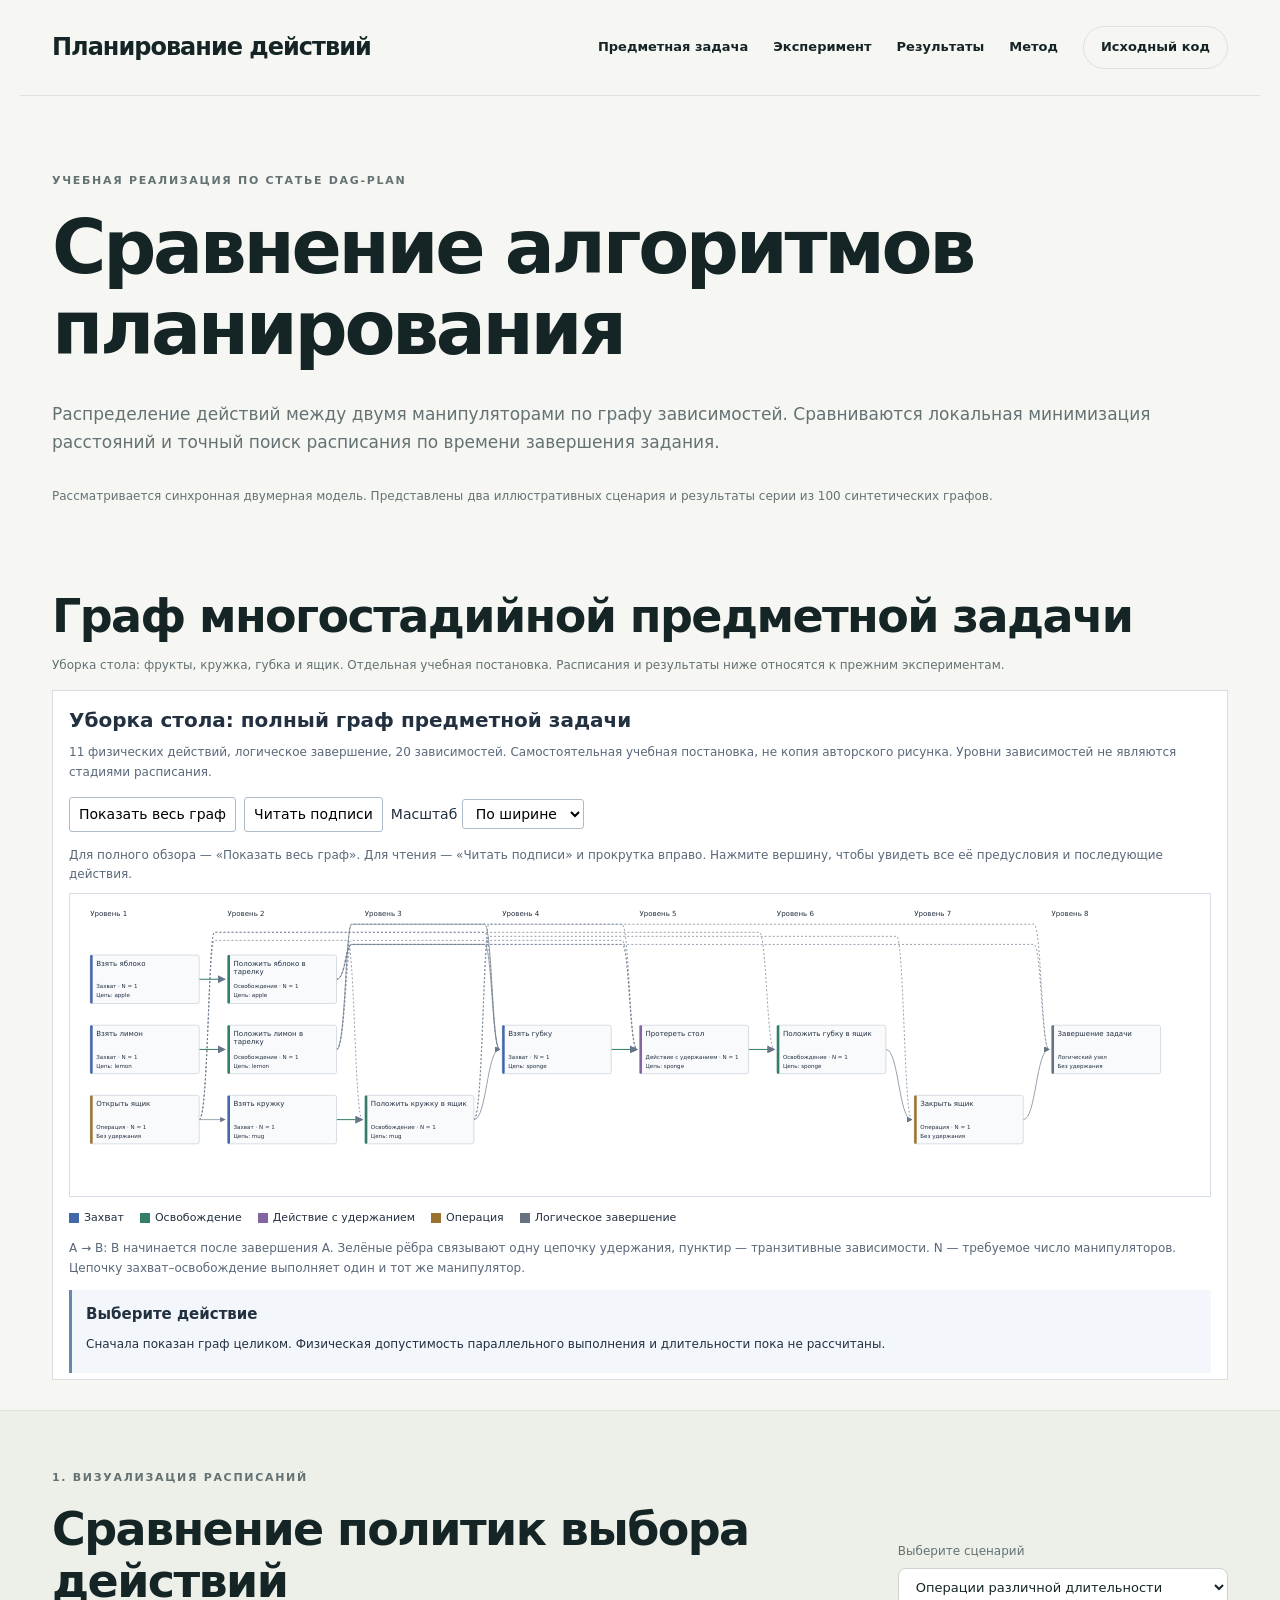
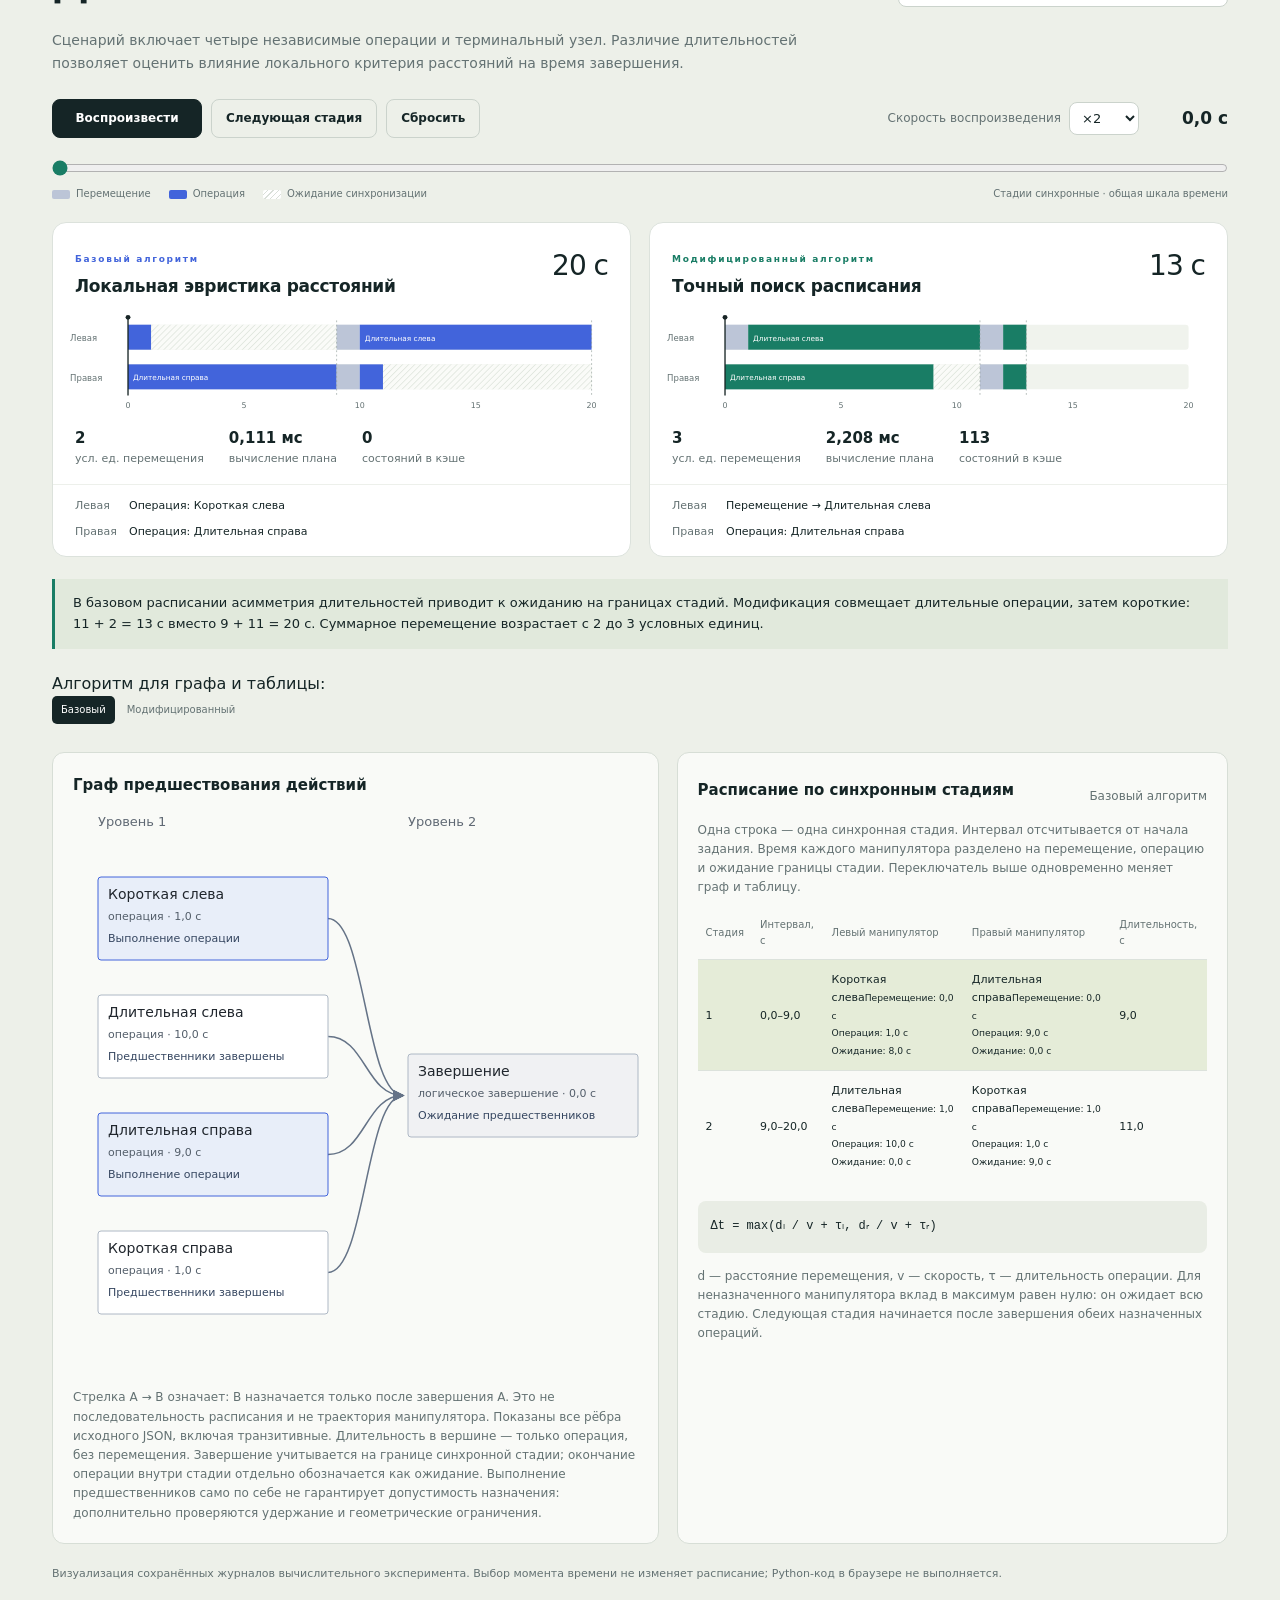
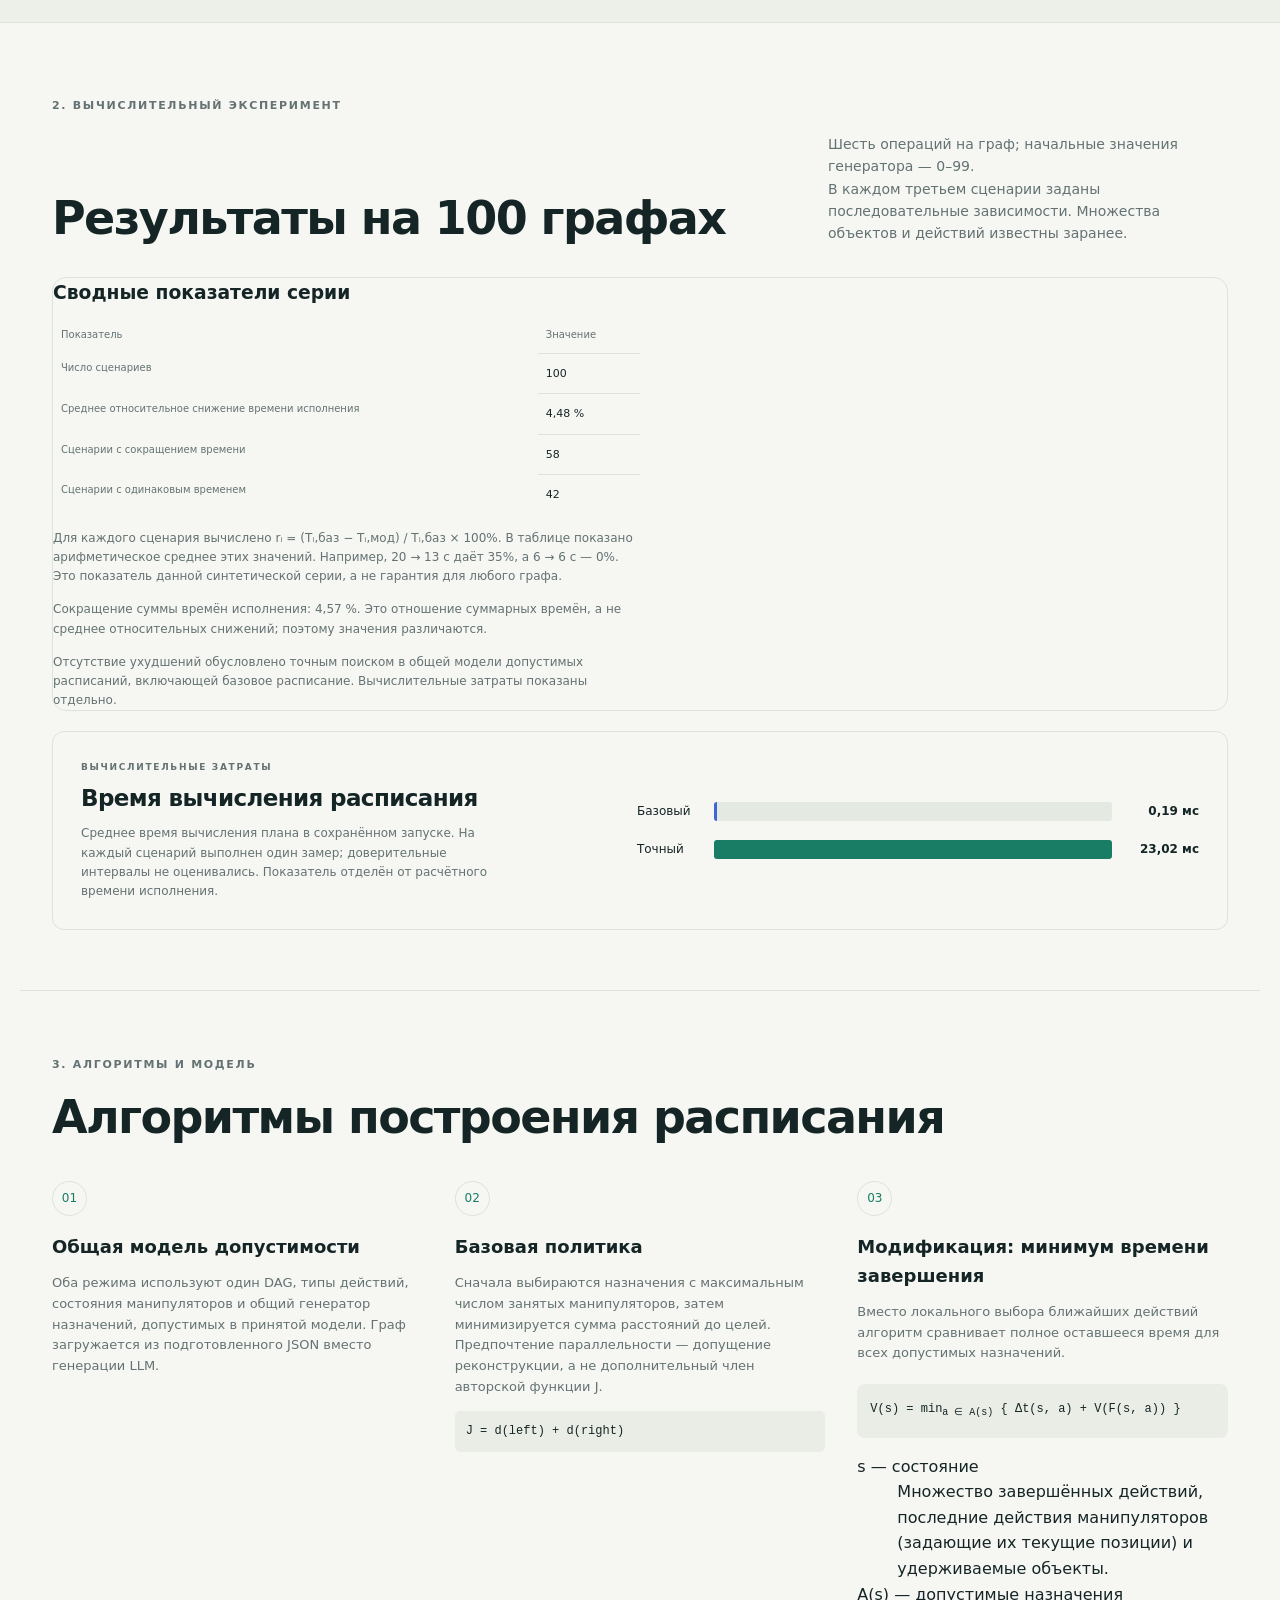
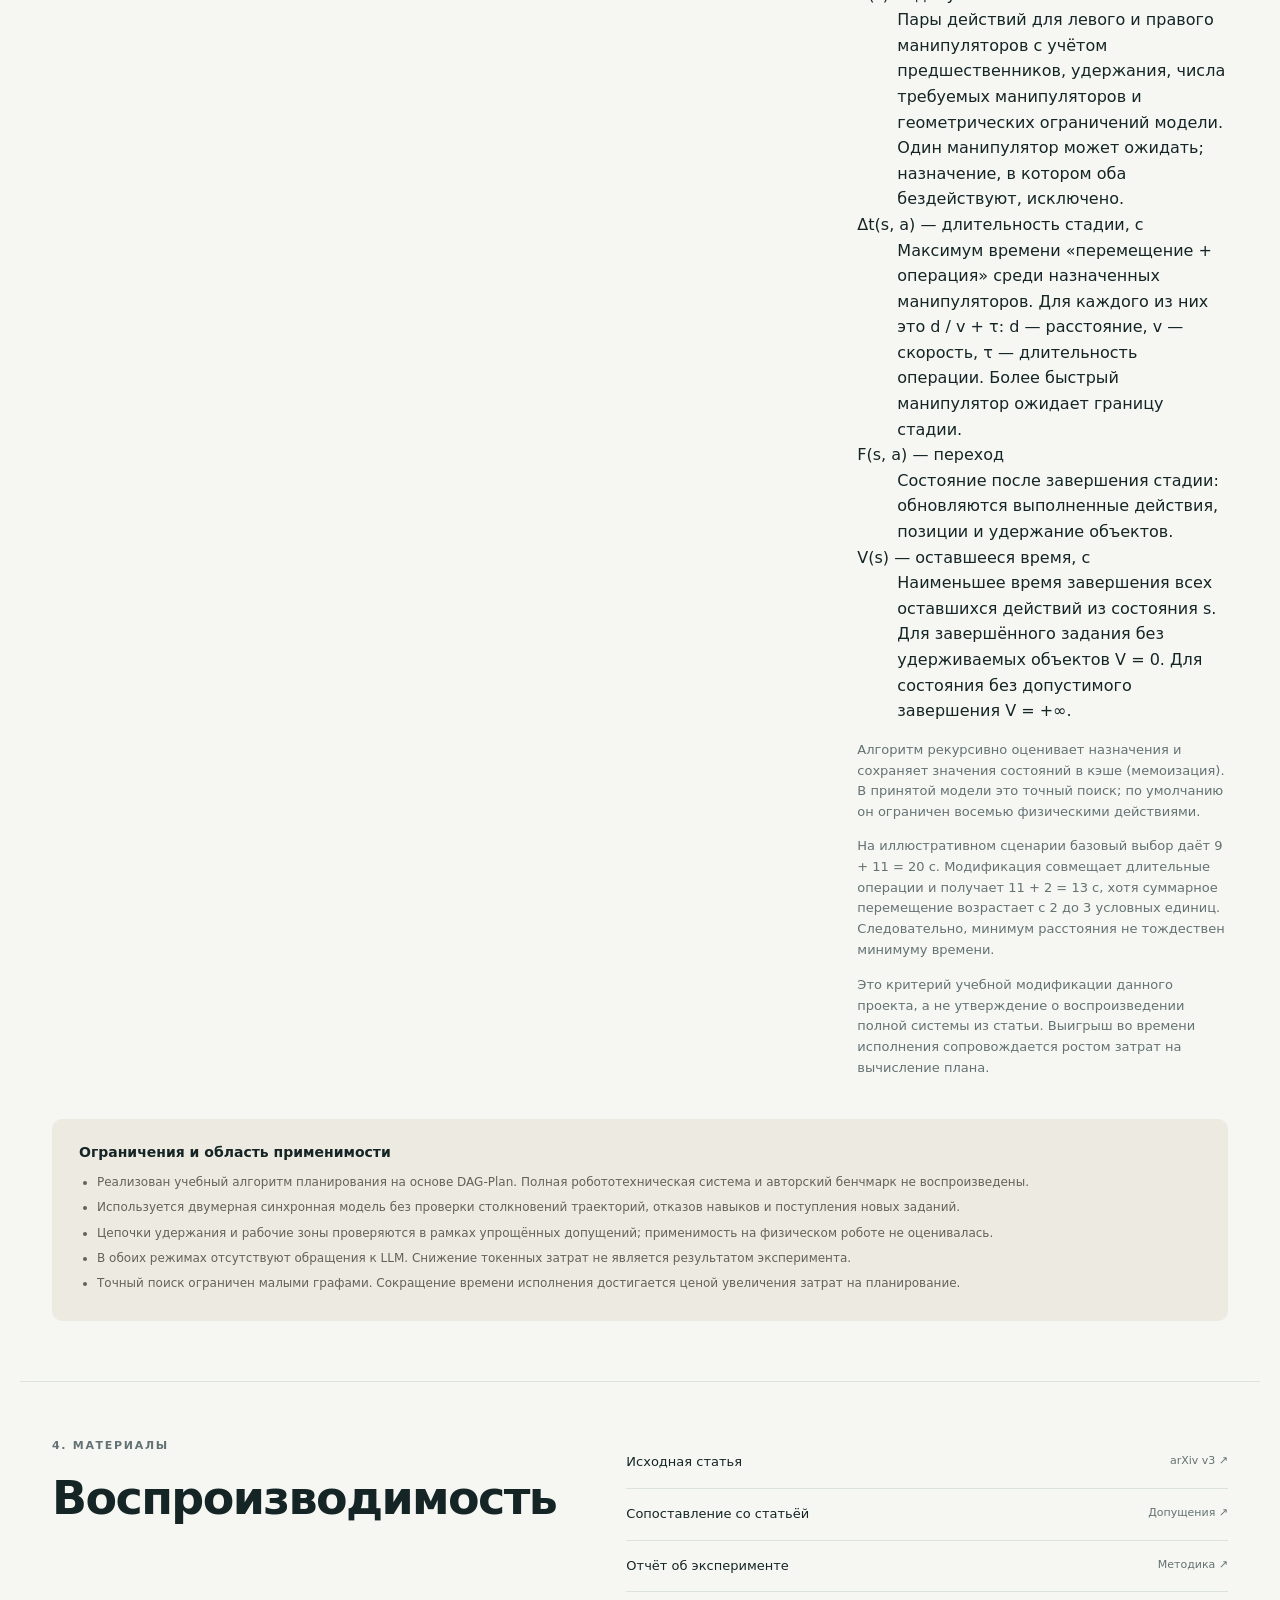
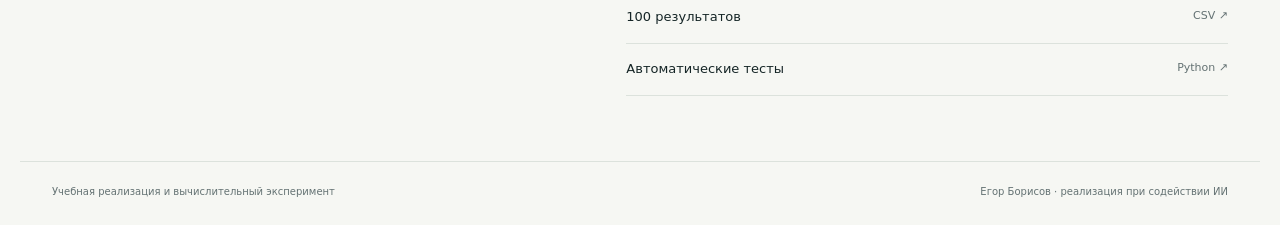
<file: docs/index.html>
<!doctype html>
<html lang="ru"><head><meta charset="utf-8"><meta name="viewport" content="width=device-width,initial-scale=1"><meta name="description" content="Учебная реконструкция DAG-Plan: сравнение жадного выбора и точного поиска расписания двух манипуляторов."><title>Планирование действий двух манипуляторов</title><link rel="stylesheet" href="styles.css?v=typed-dag-1"><script defer src="data.js"></script><script defer src="app.js?v=typed-dag-1"></script></head>
<body><header class="nav wrap"><a class="brand" href="#">Планирование действий</a><nav aria-label="Разделы"><a href="#subject-task">Предметная задача</a><a href="#experiment">Эксперимент</a><a href="#results">Результаты</a><a href="#method">Метод</a><a id="github" class="nav-code" href="https://github.com/EgoricB/dag-plan-scheduling">Исходный код</a></nav></header>
<main><section class="hero wrap"><div class="eyebrow">Учебная реализация по статье DAG-Plan</div><h1>Сравнение алгоритмов планирования</h1><div class="hero-bottom"><p>Распределение действий между двумя манипуляторами по графу зависимостей. Сравниваются локальная минимизация расстояний и точный поиск расписания по времени завершения задания.</p></div><div hidden aria-hidden="true"><b id="hero-before">—</b><b id="hero-after">—</b><b id="hero-gain">—</b></div><p class="small">Рассматривается синхронная двумерная модель. Представлены два иллюстративных сценария и результаты серии из 100 синтетических графов.</p></section>
<!-- BEGIN SUBJECT_TASK_SECTION --><section id="subject-task" class="wrap" style="padding-top:30px;padding-bottom:30px"><h2>Граф многостадийной предметной задачи</h2><p class="small" style="margin-bottom:14px">Уборка стола: фрукты, кружка, губка и ящик. Отдельная учебная постановка. Расписания и результаты ниже относятся к прежним экспериментам.</p><iframe src="subject_task.html?v=site-subject-task-2" title="Полный граф предметной задачи уборки стола" style="display:block;width:100%;height:690px;border:1px solid #d8dde3;background:#fff" loading="lazy"></iframe></section><!-- END SUBJECT_TASK_SECTION --><section class="lab-section" id="experiment"><div class="wrap"><div class="section-head"><div><div class="eyebrow">1. Визуализация расписаний</div><h2>Сравнение политик выбора действий</h2></div><div class="scene-control"><label for="scene">Выберите сценарий</label><select id="scene"><option value="parallel">Операции различной длительности</option><option value="holding">Цепочки удержания · равное время завершения</option></select></div></div>
<p id="scenario-description" class="section-intro"></p><div class="controls"><button id="play" class="play">Воспроизвести</button><button id="step">Следующая стадия</button><button id="reset" aria-label="Сбросить воспроизведение">Сбросить</button><label class="speed">Скорость воспроизведения <select id="speed"><option value=".5">×0,5</option><option value="1">×1</option><option value="2" selected>×2</option><option value="4">×4</option></select></label><output id="clock" aria-live="off">0,0 с</output></div><label class="sr" for="scrub">Момент времени в симуляции</label><input id="scrub" type="range" min="0" value="0" step=".05"><div class="legend"><span><i class="move"></i>Перемещение</span><span><i class="operation"></i>Операция</span><span><i class="idle"></i>Ожидание синхронизации</span><span class="legend-note">Стадии синхронные · общая шкала времени</span></div>
<div class="plans"><article class="plan baseline"><header><div><span class="tag">Базовый алгоритм</span><h3>Локальная эвристика расстояний</h3></div><span id="base-total" class="plan-total"></span></header><div id="baseline-timeline" class="timeline"></div><div class="plan-metrics" id="baseline-metrics"></div><div class="hand-status" id="baseline-status"></div></article><article class="plan optimized"><header><div><span class="tag">Модифицированный алгоритм</span><h3>Точный поиск расписания</h3></div><span id="opt-total" class="plan-total"></span></header><div id="optimized-timeline" class="timeline"></div><div class="plan-metrics" id="optimized-metrics"></div><div class="hand-status" id="optimized-status"></div></article></div>
<div class="insight" id="insight"></div><div class="detail-mode"><span>Алгоритм для графа и таблицы:</span><div class="tabs" role="group" aria-label="Алгоритм для графа и таблицы"><button data-mode="baseline" class="selected">Базовый</button><button data-mode="optimized">Модифицированный</button></div></div><div class="detail-grid"><article class="card graph-card"><div class="card-heading"><h3>Граф предшествования действий</h3></div><div id="graph" class="graph"></div><p class="small">Стрелка A → B означает: B назначается только после завершения A. Это не последовательность расписания и не траектория манипулятора. Показаны все рёбра исходного JSON, включая транзитивные. Длительность в вершине — только операция, без перемещения. Завершение учитывается на границе синхронной стадии; окончание операции внутри стадии отдельно обозначается как ожидание. Выполнение предшественников само по себе не гарантирует допустимость назначения: дополнительно проверяются удержание и геометрические ограничения.</p></article><article class="card"><div class="card-heading"><h3>Расписание по синхронным стадиям</h3><span id="log-mode" class="small"></span></div><p class="small">Одна строка — одна синхронная стадия. Интервал отсчитывается от начала задания. Время каждого манипулятора разделено на перемещение, операцию и ожидание границы стадии. Переключатель выше одновременно меняет граф и таблицу.</p><div class="table-scroll stage-table"><table><thead><tr><th scope="col">Стадия</th><th scope="col">Интервал, с</th><th scope="col">Левый манипулятор</th><th scope="col">Правый манипулятор</th><th scope="col">Длительность, с</th></tr></thead><tbody id="stage-log"></tbody></table></div><div class="formula-mini">Δt = max(dₗ / v + τₗ, dᵣ / v + τᵣ)</div><p class="small">d — расстояние перемещения, v — скорость, τ — длительность операции. Для неназначенного манипулятора вклад в максимум равен нулю: он ожидает всю стадию. Следующая стадия начинается после завершения обеих назначенных операций.</p></article></div><div class="replay-note">Визуализация сохранённых журналов вычислительного эксперимента. Выбор момента времени не изменяет расписание; Python-код в браузере не выполняется.</div></div></section>
<section id="results" class="wrap results-section"><div class="eyebrow">2. Вычислительный эксперимент</div><div class="section-head"><h2>Результаты на 100 графах</h2><p class="section-intro narrow">Шесть операций на граф; начальные значения генератора — 0–99.<br>В каждом третьем сценарии заданы последовательные зависимости. Множества объектов и действий известны заранее.</p></div><div class="result-grid research-results"><article class="result-table"><h3>Сводные показатели серии</h3><table><thead><tr><th scope="col">Показатель</th><th scope="col">Значение</th></tr></thead><tbody><tr><th scope="row">Число сценариев</th><td id="case-count">—</td></tr><tr><th scope="row">Среднее относительное снижение времени исполнения</th><td id="mean-gain">—</td></tr><tr><th scope="row">Сценарии с сокращением времени</th><td id="improved-count">—</td></tr><tr><th scope="row">Сценарии с одинаковым временем</th><td id="equal-count">—</td></tr></tbody></table><p class="small">Для каждого сценария вычислено rᵢ = (Tᵢ,баз − Tᵢ,мод) / Tᵢ,баз × 100%. В таблице показано арифметическое среднее этих значений. Например, 20 → 13 с даёт 35%, а 6 → 6 с — 0%. Это показатель данной синтетической серии, а не гарантия для любого графа.</p><p class="small" id="aggregate"></p><p class="small">Отсутствие ухудшений обусловлено точным поиском в общей модели допустимых расписаний, включающей базовое расписание. Вычислительные затраты показаны отдельно.</p><div hidden aria-hidden="true"><span id="improved-bar"></span><span id="equal-bar"></span></div></article></div><div class="cost-card"><div><div class="eyebrow">Вычислительные затраты</div><h3>Время вычисления расписания</h3><p>Среднее время вычисления плана в сохранённом запуске. На каждый сценарий выполнен один замер; доверительные интервалы не оценивались. Показатель отделён от расчётного времени исполнения.</p></div><div class="cost-bars"><div class="cost-row"><span>Базовый</span><div><i id="base-cost-bar"></i></div><b id="base-cost">—</b></div><div class="cost-row"><span>Точный</span><div><i id="opt-cost-bar"></i></div><b id="opt-cost">—</b></div></div></div></section>
<section id="method" class="wrap method-section"><div class="eyebrow">3. Алгоритмы и модель</div><h2>Алгоритмы построения расписания</h2><div class="method-grid"><article><span class="method-number">01</span><h3>Общая модель допустимости</h3><p>Оба режима используют один DAG, типы действий, состояния манипуляторов и общий генератор назначений, допустимых в принятой модели. Граф загружается из подготовленного JSON вместо генерации LLM.</p></article><article><span class="method-number">02</span><h3>Базовая политика</h3><p>Сначала выбираются назначения с максимальным числом занятых манипуляторов, затем минимизируется сумма расстояний до целей. Предпочтение параллельности — допущение реконструкции, а не дополнительный член авторской функции J.</p><code>J = d(left) + d(right)</code></article><article><span class="method-number">03</span><h3>Модификация: минимум времени завершения</h3><p>Вместо локального выбора ближайших действий алгоритм сравнивает полное оставшееся время для всех допустимых назначений.</p><div class="formula-mini" aria-label="V от s равно минимуму по допустимым назначениям суммы длительности стадии и значения следующего состояния">V(s) = min<sub>a ∈ A(s)</sub> { Δt(s, a) + V(F(s, a)) }</div><dl class="formula-definitions"><dt>s — состояние</dt><dd>Множество завершённых действий, последние действия манипуляторов (задающие их текущие позиции) и удерживаемые объекты.</dd><dt>A(s) — допустимые назначения</dt><dd>Пары действий для левого и правого манипуляторов с учётом предшественников, удержания, числа требуемых манипуляторов и геометрических ограничений модели. Один манипулятор может ожидать; назначение, в котором оба бездействуют, исключено.</dd><dt>Δt(s, a) — длительность стадии, с</dt><dd>Максимум времени «перемещение + операция» среди назначенных манипуляторов. Для каждого из них это d / v + τ: d — расстояние, v — скорость, τ — длительность операции. Более быстрый манипулятор ожидает границу стадии.</dd><dt>F(s, a) — переход</dt><dd>Состояние после завершения стадии: обновляются выполненные действия, позиции и удержание объектов.</dd><dt>V(s) — оставшееся время, с</dt><dd>Наименьшее время завершения всех оставшихся действий из состояния s. Для завершённого задания без удерживаемых объектов V = 0. Для состояния без допустимого завершения V = +∞.</dd></dl><p>Алгоритм рекурсивно оценивает назначения и сохраняет значения состояний в кэше (мемоизация). В принятой модели это точный поиск; по умолчанию он ограничен восемью физическими действиями.</p><p>На иллюстративном сценарии базовый выбор даёт 9 + 11 = 20 с. Модификация совмещает длительные операции и получает 11 + 2 = 13 с, хотя суммарное перемещение возрастает с 2 до 3 условных единиц. Следовательно, минимум расстояния не тождествен минимуму времени.</p><p class="small">Это критерий учебной модификации данного проекта, а не утверждение о воспроизведении полной системы из статьи. Выигрыш во времени исполнения сопровождается ростом затрат на вычисление плана.</p></article></div><div class="limits"><h3>Ограничения и область применимости</h3><ul><li>Реализован учебный алгоритм планирования на основе DAG-Plan. Полная робототехническая система и авторский бенчмарк не воспроизведены.</li><li>Используется двумерная синхронная модель без проверки столкновений траекторий, отказов навыков и поступления новых заданий.</li><li>Цепочки удержания и рабочие зоны проверяются в рамках упрощённых допущений; применимость на физическом роботе не оценивалась.</li><li>В обоих режимах отсутствуют обращения к LLM. Снижение токенных затрат не является результатом эксперимента.</li><li>Точный поиск ограничен малыми графами. Сокращение времени исполнения достигается ценой увеличения затрат на планирование.</li></ul></div></section>
<section class="wrap sources-section"><div><div class="eyebrow">4. Материалы</div><h2>Воспроизводимость</h2></div><div class="source-links"><a href="https://arxiv.org/html/2406.09953v3" target="_blank" rel="noopener">Исходная статья <span>arXiv v3 ↗</span></a><a href="https://github.com/EgoricB/dag-plan-scheduling/blob/main/docs/article_mapping_ru.md" target="_blank" rel="noopener">Сопоставление со статьёй <span>Допущения ↗</span></a><a href="https://github.com/EgoricB/dag-plan-scheduling/blob/main/docs/experiment_ru.md" target="_blank" rel="noopener">Отчёт об эксперименте <span>Методика ↗</span></a><a href="https://github.com/EgoricB/dag-plan-scheduling/blob/main/results/benchmark.csv" target="_blank" rel="noopener">100 результатов <span>CSV ↗</span></a><a href="https://github.com/EgoricB/dag-plan-scheduling/blob/main/test_dag_plan.py" target="_blank" rel="noopener">Автоматические тесты <span>Python ↗</span></a></div></section></main>
<footer class="wrap"><span>Учебная реализация и вычислительный эксперимент</span><span>Егор Борисов · реализация при содействии ИИ</span></footer><noscript><p class="wrap">Для интерактивной визуализации включите JavaScript. Код и результаты доступны в репозитории.</p></noscript></body></html>
</file>
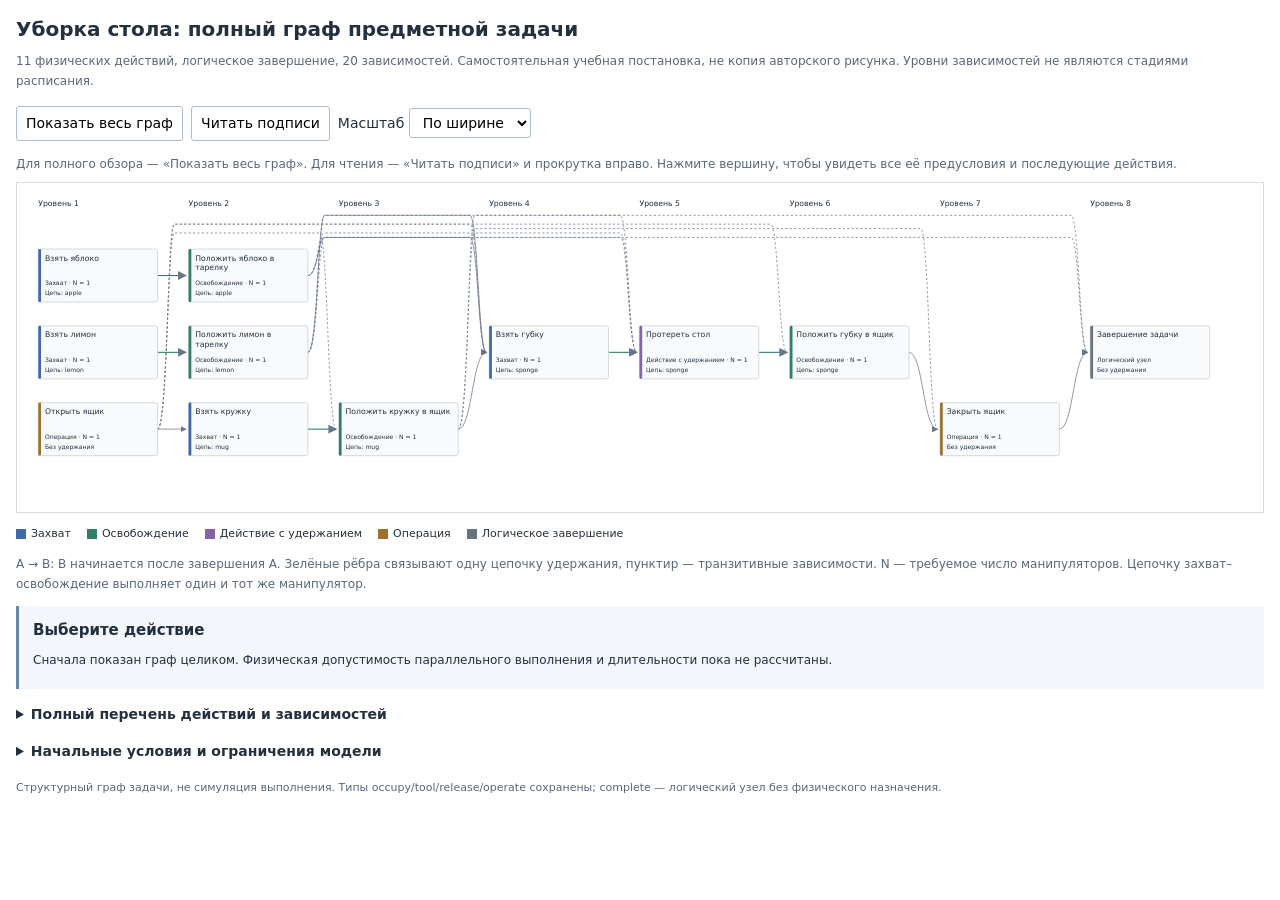
<file: docs/subject_task.html>
<!doctype html><html lang="ru"><head><meta charset="utf-8"><meta name="viewport" content="width=device-width,initial-scale=1"><title>Предметная задача: уборка стола</title><style>
*{box-sizing:border-box}body{margin:0;padding:16px;background:#fff;color:#233040;font:14px/1.65 system-ui,sans-serif}h1{font-size:20px;line-height:1.3;margin:0 0 10px}h2{font-size:15px;margin:0 0 8px}p{margin:8px 0}.muted{font-size:12px;color:#5a6879}.tools{display:flex;flex-wrap:wrap;align-items:center;gap:8px;margin:14px 0}button,select{font:inherit;background:#fff;border:1px solid #aebbc9;border-radius:3px;padding:5px 9px;cursor:pointer}button:focus-visible,select:focus-visible{outline:2px solid #4268aa;outline-offset:3px}.viewport{overflow:auto;border:1px solid #d5dde7;padding:8px;background:#fff}.viewport svg{display:block;height:auto;max-width:none;font-family:system-ui,sans-serif}.viewport text{pointer-events:none;fill:#233040}g[data-task]{cursor:pointer}g[data-task]:focus{outline:none}g[data-task]:hover .bg,g[data-task]:focus .bg,g.selected .bg{fill:#e8f0fc;stroke:#4268aa;stroke-width:2}.legend{display:flex;flex-wrap:wrap;gap:8px 16px;margin:12px 0;font-size:11px}.legend span{display:flex;align-items:center;gap:5px}.legend i{width:10px;height:10px;display:inline-block}.details{background:#f3f6fa;border-left:3px solid #6687ae;padding:12px 14px;margin-top:12px}.details p{font-size:12px;margin:6px 0}.scroll{overflow:auto}table{border-collapse:collapse;width:100%;min-width:800px;font-size:12px}th,td{padding:8px;vertical-align:top;text-align:left;border-bottom:1px solid #dce3eb}summary{cursor:pointer;font-weight:600;margin-top:14px}footer{font-size:11px;color:#5a6879;margin-top:16px}@media print{.tools{display:none}.viewport{overflow:visible}.viewport svg{width:100%!important}.scroll{overflow:visible}}
</style></head><body><h1>Уборка стола: полный граф предметной задачи</h1><p class="muted">11 физических действий, логическое завершение, 20 зависимостей. Самостоятельная учебная постановка, не копия авторского рисунка. Уровни зависимостей не являются стадиями расписания.</p><div class="tools"><button id="fit">Показать весь граф</button><button id="read">Читать подписи</button><label>Масштаб <select id="zoom"><option value="fit">По ширине</option><option value="0.65">65%</option><option value="0.8">80%</option><option value="1">100%</option></select></label></div><p class="muted">Для полного обзора — «Показать весь граф». Для чтения — «Читать подписи» и прокрутка вправо. Нажмите вершину, чтобы увидеть все её предусловия и последующие действия.</p><div class="viewport" id="viewport"></div><div class="legend" id="legend"></div><p class="muted">A → B: B начинается после завершения A. Зелёные рёбра связывают одну цепочку удержания, пунктир — транзитивные зависимости. N — требуемое число манипуляторов. Цепочку захват–освобождение выполняет один и тот же манипулятор.</p><section class="details" id="details" aria-live="polite"><h2>Выберите действие</h2><p>Сначала показан граф целиком. Физическая допустимость параллельного выполнения и длительности пока не рассчитаны.</p></section><details><summary>Полный перечень действий и зависимостей</summary><div class="scroll"><table><thead><tr><th>№</th><th>Действие</th><th>Тип</th><th>Цепочка</th><th>Непосредственные предшественники</th></tr></thead><tbody id="tasks-table"></tbody></table></div></details><details><summary>Начальные условия и ограничения модели</summary><p class="muted">На столе находятся яблоко, лимон и кружка; тарелка и губка доступны; ящик закрыт. Фрукты складываются в тарелку, кружка — в открытый ящик. После освобождения стола берётся губка, стол протирается, губка помещается в ящик, затем ящик закрывается. Открытие ящика до захвата кружки и губки — намеренное условие этой учебной постановки.</p><p class="muted">Геометрия, длительности и расписания не заданы. Прежние времена и проценты эксперимента к новому графу не относятся. Точный поиск проекта по умолчанию ограничен восемью физическими действиями; здесь их одиннадцать. Предел автоматически не изменяется.</p></details><footer>Структурный граф задачи, не симуляция выполнения. Типы occupy/tool/release/operate сохранены; complete — логический узел без физического назначения.</footer><script>
const TASKS=[{"id": "take_apple", "label": "Взять яблоко", "kind": "occupy", "chain": "apple", "deps": [], "lane": 0, "arms": 1}, {"id": "put_apple", "label": "Положить яблоко в тарелку", "kind": "release", "chain": "apple", "deps": ["take_apple"], "lane": 0, "arms": 1}, {"id": "take_lemon", "label": "Взять лимон", "kind": "occupy", "chain": "lemon", "deps": [], "lane": 1, "arms": 1}, {"id": "put_lemon", "label": "Положить лимон в тарелку", "kind": "release", "chain": "lemon", "deps": ["take_lemon"], "lane": 1, "arms": 1}, {"id": "open_drawer", "label": "Открыть ящик", "kind": "operate", "chain": "", "deps": [], "lane": 2, "arms": 1}, {"id": "take_mug", "label": "Взять кружку", "kind": "occupy", "chain": "mug", "deps": ["open_drawer"], "lane": 2, "arms": 1}, {"id": "put_mug", "label": "Положить кружку в ящик", "kind": "release", "chain": "mug", "deps": ["take_mug", "open_drawer"], "lane": 2, "arms": 1}, {"id": "take_sponge", "label": "Взять губку", "kind": "occupy", "chain": "sponge", "deps": ["put_apple", "put_lemon", "put_mug", "open_drawer"], "lane": 1, "arms": 1}, {"id": "wipe_table", "label": "Протереть стол", "kind": "tool", "chain": "sponge", "deps": ["take_sponge", "put_apple", "put_lemon", "put_mug"], "lane": 1, "arms": 1}, {"id": "put_sponge", "label": "Положить губку в ящик", "kind": "release", "chain": "sponge", "deps": ["wipe_table", "open_drawer"], "lane": 1, "arms": 1}, {"id": "close_drawer", "label": "Закрыть ящик", "kind": "operate", "chain": "", "deps": ["put_mug", "put_sponge"], "lane": 2, "arms": 1}, {"id": "end", "label": "Завершение задачи", "kind": "complete", "chain": "", "deps": ["put_apple", "put_lemon", "close_drawer"], "lane": 1, "arms": 0}];
const types={occupy:'Захват',release:'Освобождение',tool:'Действие с удержанием',operate:'Операция',complete:'Логическое завершение'},colors={occupy:'#4268aa',release:'#327e68',tool:'#8564a2',operate:'#9b732f',complete:'#677381'};
const by=Object.fromEntries(TASKS.map(t=>[t.id,t])),levels={},visiting=new Set();
function level(id){if(levels[id]!==undefined)return levels[id];if(visiting.has(id))throw Error('Цикл');visiting.add(id);const n=Math.max(0,...by[id].deps.map(d=>level(d)+1));visiting.delete(id);return levels[id]=n;}
function ancestors(id){const result=new Set();for(const d of by[id].deps){result.add(d);for(const a of ancestors(d))result.add(a);}return result;}
const E=s=>String(s).replace(/[&<>"']/g,c=>({'&':'&amp;','<':'&lt;','>':'&gt;','"':'&quot;',"'":'&#39;'}[c]));TASKS.forEach(t=>level(t.id));
const W=216,H=96,DX=272,DY=139,width=50+(Math.max(...Object.values(levels))+1)*DX,height=565,coords=Object.fromEntries(TASKS.map(t=>[t.id,[24+level(t.id)*DX,105+t.lane*DY]]));
let svg=`<svg xmlns="http://www.w3.org/2000/svg" viewBox="0 0 ${width} ${height}" role="img" aria-label="Полный граф многостадийной предметной задачи уборки стола"><defs><marker id="arrow" markerWidth="8" markerHeight="8" refX="7" refY="4" orient="auto"><path d="M0,0 L8,4 L0,8" fill="#68768a"/></marker></defs>`;
for(let l=0;l<=Math.max(...Object.values(levels));l++)svg+=`<text x="${24+l*DX}" y="28" font-size="14">Уровень ${l+1}</text>`;
let edge=0;
TASKS.forEach(t=>t.deps.forEach(d=>{const a=coords[d],b=coords[t.id],x=a[0]+W,y=a[1]+H/2,x2=b[0]-5,y2=b[1]+H/2;const chain=!!t.chain&&by[d].chain===t.chain,redundant=t.deps.some(q=>q!==d&&ancestors(q).has(d));let path;if(level(t.id)-level(d)>1){const r=44+(edge%6)*8;path=`M${x},${y} C${x+18},${y} ${x+18},${r} ${x+30},${r} L${x2-30},${r} C${x2-15},${r} ${x2-15},${y2} ${x2},${y2}`;}else{const mid=(x+x2)/2;path=`M${x},${y} C${mid},${y} ${mid},${y2} ${x2},${y2}`;}svg+=`<path d="${path}" fill="none" stroke="${chain?'#327e68':'#68768a'}" stroke-width="${chain?2:1.35}" ${redundant?'stroke-dasharray="4 4"':''} marker-end="url(#arrow)"><title>${E(by[d].label)} → ${E(t.label)}</title></path>`;edge++;}));
function wrap(s){const lines=[];let current='';for(const word of s.split(' ')){if((current+' '+word).trim().length>23&&current){lines.push(current);current=word;}else current=(current+' '+word).trim();}if(current)lines.push(current);return lines;}
TASKS.forEach(t=>{const [x,y]=coords[t.id];svg+=`<g data-task="${E(t.id)}" tabindex="0" role="button" aria-label="${E(t.label)}"><title>${E(t.label)}: показать подробности</title><rect class="bg" x="${x}" y="${y}" width="${W}" height="${H}" rx="4" fill="#f8fafc" stroke="#b5c0cd"/><rect x="${x}" y="${y}" width="5" height="${H}" rx="2" fill="${colors[t.kind]}"/>`;wrap(t.label).forEach((line,k)=>svg+=`<text x="${x+12}" y="${y+21+k*17}" font-size="14">${E(line)}</text>`);svg+=`<text x="${x+12}" y="${y+66}" font-size="11">${E(t.kind==='complete'?'Логический узел':types[t.kind]+' · N = 1')}</text><text x="${x+12}" y="${y+84}" font-size="11">${E(t.chain?'Цепь: '+t.chain:'Без удержания')}</text></g>`;});svg+='</svg>';
const V=document.getElementById('viewport');V.innerHTML=svg;const S=V.querySelector('svg'),Z=document.getElementById('zoom');function zoom(){S.style.width=Z.value==='fit'?'100%':Math.round(width*Number(Z.value))+'px';}Z.onchange=zoom;document.getElementById('fit').onclick=()=>{Z.value='fit';zoom();V.scrollLeft=0;};document.getElementById('read').onclick=()=>{Z.value='0.8';zoom();};
function select(id){const t=by[id];if(!t)return;V.querySelectorAll('[data-task]').forEach(n=>n.classList.toggle('selected',n.dataset.task===id));const P=document.getElementById('details');P.replaceChildren();const title=document.createElement('h2');title.textContent=t.label;P.append(title);const lines=['Тип: '+types[t.kind]+'; '+(t.kind==='complete'?'логическое завершение без физического назначения':'N = 1')+'; цепочка: '+(t.chain||'нет'),'Предшественники: '+(t.deps.map(d=>by[d].label).join('; ')||'нет'),'Последующие действия: '+(TASKS.filter(x=>x.deps.includes(id)).map(x=>x.label).join('; ')||'нет')];if(t.id==='take_sponge')lines.push('Губка берётся после удаления обоих фруктов и кружки. Ящик заранее открыт для завершения цепочки губки.');if(t.id==='wipe_table')lines.push('Протирание выполняется удерживаемой губкой. Она остаётся в том же манипуляторе до размещения в ящике.');for(const text of lines){const p=document.createElement('p');p.textContent=text;P.append(p);}}
V.querySelectorAll('[data-task]').forEach(n=>{n.onclick=()=>select(n.dataset.task);n.onkeydown=e=>{if(e.key==='Enter'||e.key===' '){e.preventDefault();select(n.dataset.task);}};});
document.getElementById('legend').innerHTML=Object.entries(types).map(([k,v])=>`<span><i style="background:${colors[k]}"></i>${E(v)}</span>`).join('');document.getElementById('tasks-table').innerHTML=TASKS.map((t,i)=>`<tr><td>${i+1}</td><td>${E(t.label)}</td><td>${E(types[t.kind])}</td><td>${E(t.chain||'—')}</td><td>${E(t.deps.map(d=>by[d].label).join('; ')||'нет')}</td></tr>`).join('');zoom();
</script></body></html>
</file>
<file: docs/styles.css>
@charset "UTF-8";
:root{--bg:#f6f7f3;--ink:#152526;--muted:#647273;--line:#dce2dc;--blue:#4264db;--green:#197d65;--lime:#d5ee83;--white:#fff;--panel:#edf0e9}*{box-sizing:border-box}html{scroll-behavior:smooth;scroll-padding-top:28px}body{margin:0;background:var(--bg);color:var(--ink);font:16px/1.6 system-ui,-apple-system,"Segoe UI",sans-serif}a{color:inherit;text-decoration:none}button,select,input{font:inherit}button,a,select,input{touch-action:manipulation}button,select{cursor:pointer}button:focus-visible,a:focus-visible,select:focus-visible,input:focus-visible{outline:3px solid var(--blue);outline-offset:4px}.wrap{max-width:1240px;padding:0 32px;margin:auto}.nav{height:96px;display:flex;align-items:center;justify-content:space-between;border-bottom:1px solid var(--line)}.brand{font-size:24px;font-weight:850;letter-spacing:-1px;display:flex;align-items:center;gap:3px}.brand span{font-weight:400}.brand i{width:8px;height:8px;border-radius:50%;background:var(--green);margin:0 0 10px 4px}.nav nav{display:flex;gap:25px;align-items:center;font-size:13px;font-weight:600}.nav-code{border:1px solid var(--line);border-radius:40px;padding:10px 17px}.hero{padding-top:76px;padding-bottom:55px}.eyebrow{font-size:11px;letter-spacing:1.7px;text-transform:uppercase;font-weight:750;color:var(--muted);margin-bottom:18px}h1,h2,h3,p{margin-top:0}h1{font-size:clamp(40px,5.8vw,76px);line-height:1.09;letter-spacing:-3.3px;max-width:1040px;margin-bottom:32px;font-weight:650}h1 span{color:var(--muted)}.hero-bottom{display:flex;align-items:center;justify-content:space-between;gap:30px}.hero-bottom p{color:var(--muted);font-size:17px;line-height:1.6}.cta{background:var(--ink);color:var(--white);border-radius:40px;padding:16px 24px;display:flex;gap:38px;align-items:center;font-size:14px}.cta span{font-size:25px}.hero-stats{display:flex;align-items:center;gap:50px;margin-top:32px;border-top:1px solid var(--line);padding-top:28px}.hero-stats>div{display:flex;flex-direction:column}.hero-stats b{font-size:44px;line-height:1.2;letter-spacing:-1.8px;font-weight:600}.hero-stats span{font-size:12px;color:var(--muted);margin-top:5px}.hero-stats .stat-arrow{font-size:35px;color:#93a19a}.hero-stats .gain{margin-left:auto}.hero-stats .gain b{color:var(--green)}.small{font-size:12px;color:var(--muted);line-height:1.6;margin:14px 0 0}.lab-section{background:var(--panel);padding:58px 0 40px;border-top:1px solid var(--line);border-bottom:1px solid var(--line)}.section-head{display:flex;align-items:flex-end;justify-content:space-between;gap:30px;margin-bottom:22px}h2{font-size:clamp(29px,3.6vw,46px);line-height:1.12;letter-spacing:-1.6px;font-weight:600;margin-bottom:0}.scene-control{display:flex;flex-direction:column;gap:7px;min-width:300px}.scene-control label{font-size:12px;color:var(--muted)}select{border:1px solid #cbd3cc;border-radius:8px;padding:10px 13px;background:var(--white);color:var(--ink);font-size:13px}.section-intro{font-size:14px;color:var(--muted);max-width:750px;margin-bottom:24px}.controls{display:flex;align-items:center;gap:9px;flex-wrap:wrap;margin-top:25px}.controls button{padding:9px 14px;border:1px solid #cbd3cc;border-radius:8px;background:transparent;color:var(--ink);font-size:12px;font-weight:650}.controls .play{background:var(--ink);color:white;border-color:var(--ink);min-width:150px}.controls .speed{display:flex;align-items:center;gap:8px;font-size:12px;color:var(--muted);margin-left:auto}.speed select{padding:7px 8px}#clock{font-variant-numeric:tabular-nums;font-size:17px;min-width:80px;text-align:right;font-weight:650}#scrub{width:100%;accent-color:var(--green);margin:22px 0 10px;cursor:pointer}.legend{display:flex;gap:18px;align-items:center;font-size:10px;color:var(--muted);margin:0 0 20px;flex-wrap:wrap}.legend span{display:flex;gap:6px;align-items:center}.legend i{height:9px;width:18px;display:inline-block;border-radius:2px}.legend .move{background:#bcc5d7}.legend .operation{background:var(--blue)}.legend .idle{background:repeating-linear-gradient(135deg,#fff 0,#fff 3px,#d9dfd9 3px,#d9dfd9 4px)}.legend-note{margin-left:auto}.plans{display:grid;grid-template-columns:1fr 1fr;gap:18px}.plan{background:white;border:1px solid var(--line);border-radius:14px;overflow:hidden;min-width:0}.plan header{padding:21px 22px 7px;display:flex;justify-content:space-between;gap:12px}.tag{font-size:9px;letter-spacing:1.7px;font-weight:800;color:var(--blue)}.optimized .tag{color:var(--green)}.plan h3{font-size:17px;line-height:1.3;margin:5px 0 0;font-weight:600;letter-spacing:-.3px}.plan-total{font-size:28px;white-space:nowrap;letter-spacing:-1px}.timeline{padding:3px 14px 0}.timeline svg{display:block;width:100%;height:auto;overflow:visible}.plan-metrics{display:flex;padding:4px 22px 17px;gap:25px;font-size:11px;color:var(--muted)}.plan-metrics b{display:block;color:var(--ink);font-size:15px;font-weight:650}.hand-status{border-top:1px solid #edf0eb;padding:12px 22px;display:grid;gap:5px;font-size:11px;min-height:72px}.hand-status div{display:flex;gap:7px}.hand-status .hand-label{color:var(--muted);min-width:47px}.insight{border-left:3px solid var(--green);padding:14px 18px;margin:22px 0;background:#e1e9dc;font-size:13px}.detail-grid{display:grid;grid-template-columns:1.1fr 1fr;gap:18px;margin-top:28px}.card{background:#f9faf7;border:1px solid #d7ded6;border-radius:12px;padding:20px;min-width:0}.card-heading{display:flex;align-items:center;justify-content:space-between;gap:10px}.card-heading h3{font-size:15px;margin:0;font-weight:650}.tabs{display:flex;gap:3px}.tabs button{border:0;background:transparent;padding:6px 9px;font-size:10px;border-radius:5px;color:var(--muted)}.tabs button.selected{background:var(--ink);color:white}.graph svg{width:100%;height:280px;display:block}.graph text{font-family:system-ui,sans-serif}.table-scroll{overflow-x:auto;margin-top:20px}table{border-collapse:collapse;width:100%;font-size:11px;min-width:320px;text-align:left}th{font-size:10px;color:var(--muted);font-weight:500;padding:0 8px 10px}td{border-top:1px solid var(--line);padding:11px 8px}tr.current{background:#e5ecd8}tr.finished{color:var(--muted)}.formula-mini{background:#e9ede5;border-radius:8px;padding:15px 13px;font:12px/1.8 ui-monospace,monospace;margin-top:20px}.replay-note{font-size:11px;color:var(--muted);margin-top:21px}.results-section{padding-top:74px;padding-bottom:60px}.narrow{max-width:400px;margin-bottom:0}.result-grid{display:grid;grid-template-columns:1fr 1fr;border:1px solid var(--line);border-radius:14px;overflow:hidden;margin:32px 0 20px}.result-big{background:var(--ink);color:white;padding:30px}.result-big>span{font-size:13px;max-width:290px;display:block;color:#c8d3c8}.result-big strong{font-size:76px;line-height:1.3;letter-spacing:-4px;color:var(--lime);font-weight:500}.result-big p{font-size:12px;color:#c8d3c8;max-width:300px;margin-bottom:0}.result-distribution{padding:30px}.result-distribution h3{font-size:15px;font-weight:600}.stack{display:flex;width:100%;height:35px;border-radius:5px;overflow:hidden;margin-top:28px}.stack span:first-child{background:var(--green)}.stack span:last-child{background:#d2dad1}.distribution-labels{display:flex;gap:25px;flex-wrap:wrap;font-size:12px;margin:15px 0}.distribution-labels b{font-size:20px;font-weight:600;margin-right:5px}.cost-card{border:1px solid var(--line);border-radius:12px;padding:28px;display:grid;grid-template-columns:1fr 1.1fr;gap:45px}.cost-card h3{font-size:23px;font-weight:550;line-height:1.2;margin-bottom:12px;letter-spacing:-.6px}.cost-card p{font-size:12px;color:var(--muted);max-width:420px;margin-bottom:0}.cost-card .eyebrow{font-size:9px;margin-bottom:10px}.cost-bars{align-self:center}.cost-row{display:grid;grid-template-columns:65px 1fr 75px;gap:12px;align-items:center;font-size:12px;margin:19px 0}.cost-row>div{height:19px;background:#e4e9e1;border-radius:3px;overflow:hidden}.cost-row i{display:block;height:100%;background:var(--blue);min-width:2px}.cost-row:last-of-type i{background:var(--green)}.cost-row b{font-weight:600;text-align:right;font-size:12px}.method-section{border-top:1px solid var(--line);padding-top:65px;padding-bottom:60px}.method-grid{display:grid;grid-template-columns:1fr 1fr 1fr;gap:32px;margin-top:38px}.method-number{font-size:12px;color:var(--green);border:1px solid var(--line);border-radius:50%;width:35px;height:35px;display:inline-flex;justify-content:center;align-items:center}.method-grid h3{font-size:18px;font-weight:600;margin:17px 0 11px}.method-grid p{color:var(--muted);font-size:13px}.method-grid code{font-size:12px;display:block;background:#e9ede5;padding:11px;border-radius:5px}.limits{margin-top:40px;background:#edeae1;border-radius:10px;padding:22px 27px}.limits h3{font-size:14px;margin-bottom:10px}.limits ul{margin:0;padding-left:18px;font-size:12px;color:#63635a}.limits li{margin:6px 0}.sources-section{border-top:1px solid var(--line);padding-top:55px;padding-bottom:65px;display:grid;grid-template-columns:1fr 1.2fr;gap:70px}.source-links a{padding:15px 0;border-bottom:1px solid var(--line);display:flex;justify-content:space-between;gap:12px;font-size:13px}.source-links a span{color:var(--muted);font-size:11px}footer{display:flex;justify-content:space-between;gap:20px;border-top:1px solid var(--line);font-size:10px;color:var(--muted);padding-top:22px!important;padding-bottom:25px!important}.sr{position:absolute;width:1px;height:1px;overflow:hidden;clip:rect(0,0,0,0)}
@media(max-width:850px){.wrap{padding-left:20px;padding-right:20px}.nav nav>a:not(.nav-code){display:none}.nav{height:74px}.hero{padding-top:45px}h1{letter-spacing:-1.8px}.hero-bottom{align-items:flex-start;flex-direction:column;gap:12px}.hero-bottom p{font-size:14px}.hero-stats{gap:20px}.hero-stats b{font-size:34px}.hero-stats span{font-size:10px}.hero-stats .stat-arrow{font-size:25px}.hero-stats .gain{margin-left:auto}.section-head{flex-direction:column;align-items:flex-start;gap:20px}.scene-control{min-width:0;width:100%;max-width:450px}.plans,.detail-grid{grid-template-columns:1fr}.legend-note{margin-left:0}.result-grid,.cost-card,.sources-section{grid-template-columns:1fr}.cost-card{gap:15px}.method-grid{grid-template-columns:1fr;gap:20px}.method-grid article{border-bottom:1px solid var(--line);padding-bottom:22px}.sources-section{gap:25px}.controls .speed{margin-left:0}.controls{gap:7px}#clock{margin-left:auto}.graph svg{height:260px}.result-big strong{font-size:65px}footer{flex-direction:column;gap:6px}.legend{gap:11px}.hero-stats .gain span{max-width:125px}.section-intro{font-size:13px}}
@media(prefers-reduced-motion:reduce){html{scroll-behavior:auto}}@media print{.nav nav,.controls,#scrub,.cta{display:none}.wrap{max-width:none}.hero{padding-top:20px}.lab-section{break-inside:auto}.plan,.card,.cost-card,.limits{break-inside:avoid}.plans{grid-template-columns:1fr 1fr}.detail-grid{grid-template-columns:1fr 1fr}.result-big{color:#152526;background:#eee}.result-big strong{color:#197d65}.result-big>span,.result-big p{color:#152526}a{text-decoration:underline}.sources-section{break-inside:avoid}}
</file>
